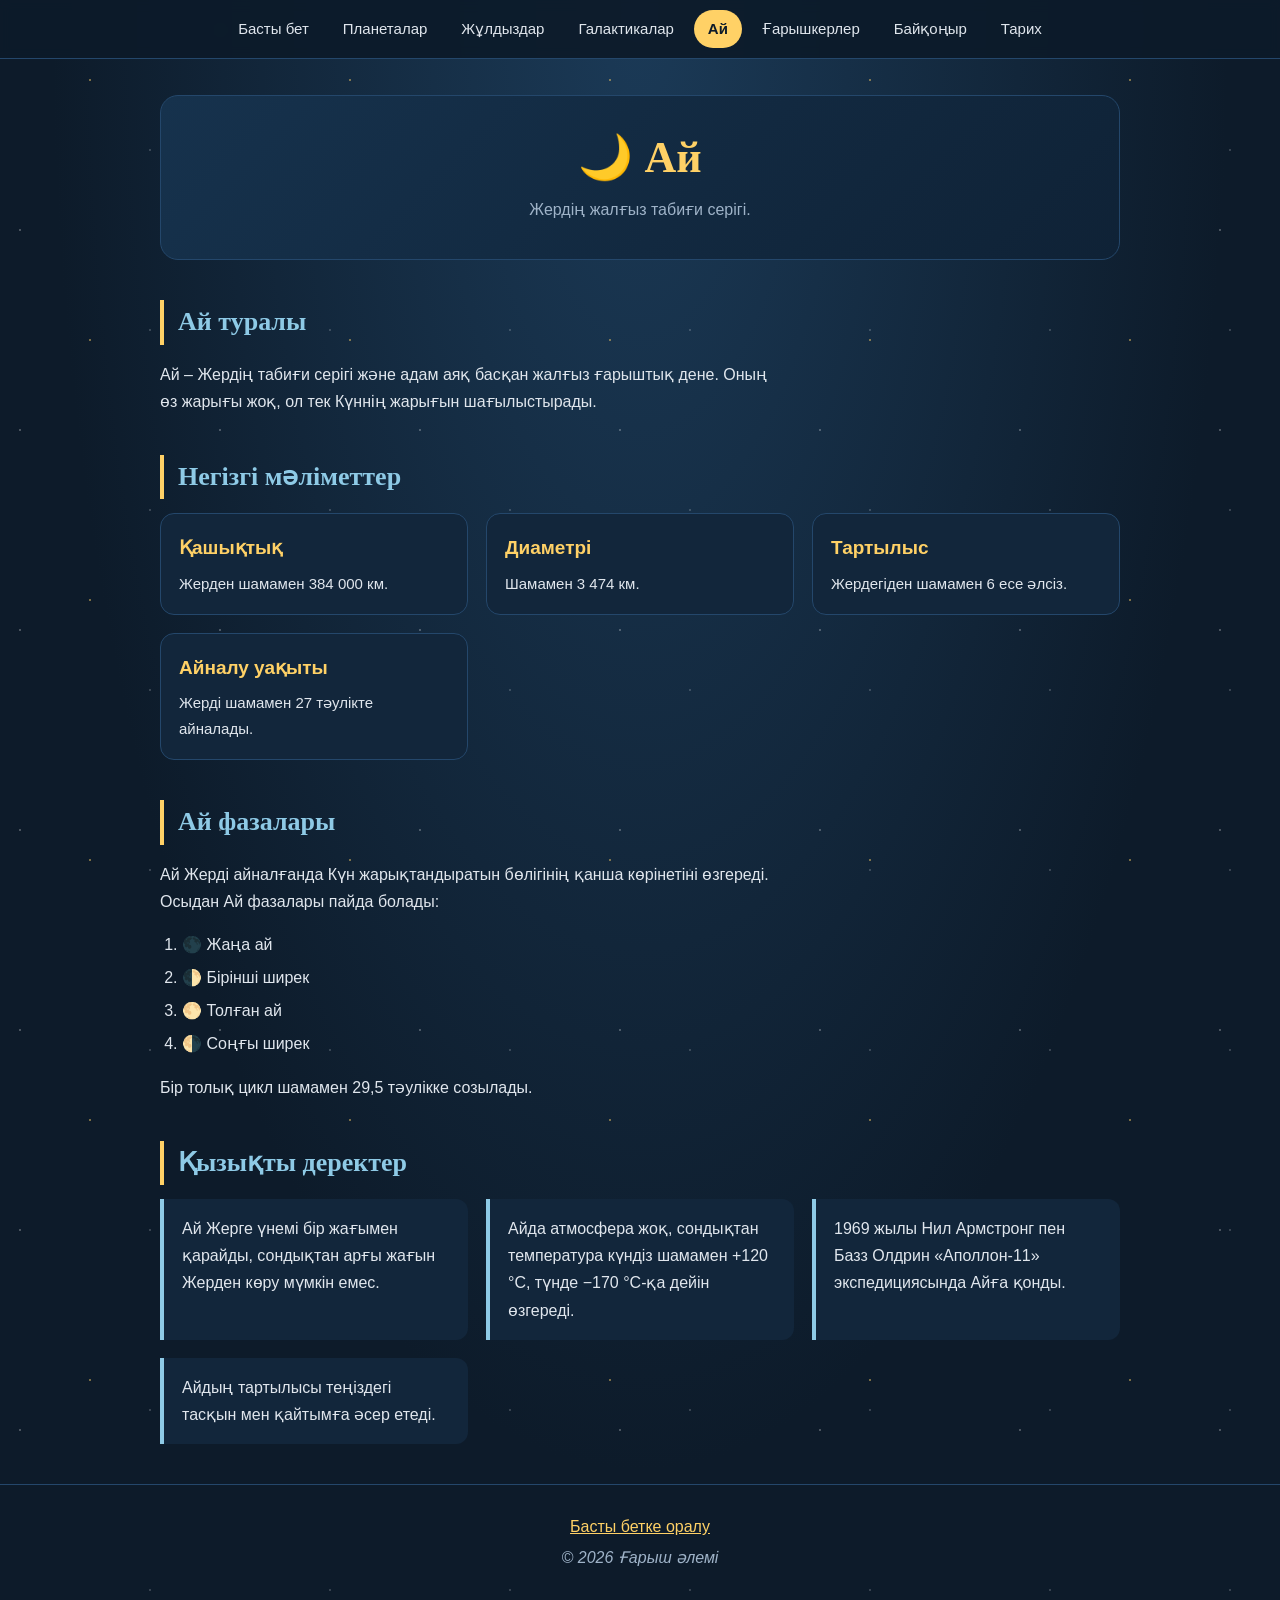
<file: ai.html>
<!DOCTYPE html>
<html lang="kk">
<head>
  <meta charset="UTF-8">
  <meta name="viewport" content="width=device-width, initial-scale=1">
  <title>Ай</title>
  <link rel="stylesheet" href="style.css">
</head>
<body>

  <header class="site-header">
    <nav class="nav wrapper">
      <a href="index.html">Басты бет</a>
      <a href="planetalar.html">Планеталар</a>
      <a href="zhuldyzdar.html">Жұлдыздар</a>
      <a href="galaktikalar.html">Галактикалар</a>
      <a href="ai.html" class="active" aria-current="page">Ай</a>
      <a href="garyshkerler.html">Ғарышкерлер</a>
      <a href="baikonyr.html">Байқоңыр</a>
      <a href="tarih.html">Тарих</a>
    </nav>
  </header>

  <main class="wrapper">
    <div class="title-box">
      <h1>🌙 Ай</h1>
      <p>Жердің жалғыз табиғи серігі.</p>
    </div>

    <h2>Ай туралы</h2>
    <p>Ай – Жердің табиғи серігі және адам аяқ басқан жалғыз ғарыштық дене. Оның өз жарығы жоқ, ол тек Күннің жарығын шағылыстырады.</p>

    <h2>Негізгі мәліметтер</h2>
    <div class="grid">
      <div class="card"><h3>Қашықтық</h3><p>Жерден шамамен 384 000 км.</p></div>
      <div class="card"><h3>Диаметрі</h3><p>Шамамен 3 474 км.</p></div>
      <div class="card"><h3>Тартылыс</h3><p>Жердегіден шамамен 6 есе әлсіз.</p></div>
      <div class="card"><h3>Айналу уақыты</h3><p>Жерді шамамен 27 тәулікте айналады.</p></div>
    </div>

    <h2>Ай фазалары</h2>
    <p>Ай Жерді айналғанда Күн жарықтандыратын бөлігінің қанша көрінетіні өзгереді. Осыдан Ай фазалары пайда болады:</p>
    <ol>
      <li>🌑 Жаңа ай</li>
      <li>🌓 Бірінші ширек</li>
      <li>🌕 Толған ай</li>
      <li>🌗 Соңғы ширек</li>
    </ol>
    <p>Бір толық цикл шамамен 29,5 тәулікке созылады.</p>

    <h2>Қызықты деректер</h2>
    <div class="grid">
      <div class="fact">Ай Жерге үнемі бір жағымен қарайды, сондықтан арғы жағын Жерден көру мүмкін емес.</div>
      <div class="fact">Айда атмосфера жоқ, сондықтан температура күндіз шамамен +120 °C, түнде −170 °C-қа дейін өзгереді.</div>
      <div class="fact">1969 жылы Нил Армстронг пен Базз Олдрин «Аполлон-11» экспедициясында Айға қонды.</div>
      <div class="fact">Айдың тартылысы теңіздегі тасқын мен қайтымға әсер етеді.</div>
    </div>

  </main>

  <footer class="site-footer">
    <p><a href="index.html">Басты бетке оралу</a></p>
    <p><i>© 2026 Ғарыш әлемі</i></p>
  </footer>

</body>
</html>
</file>
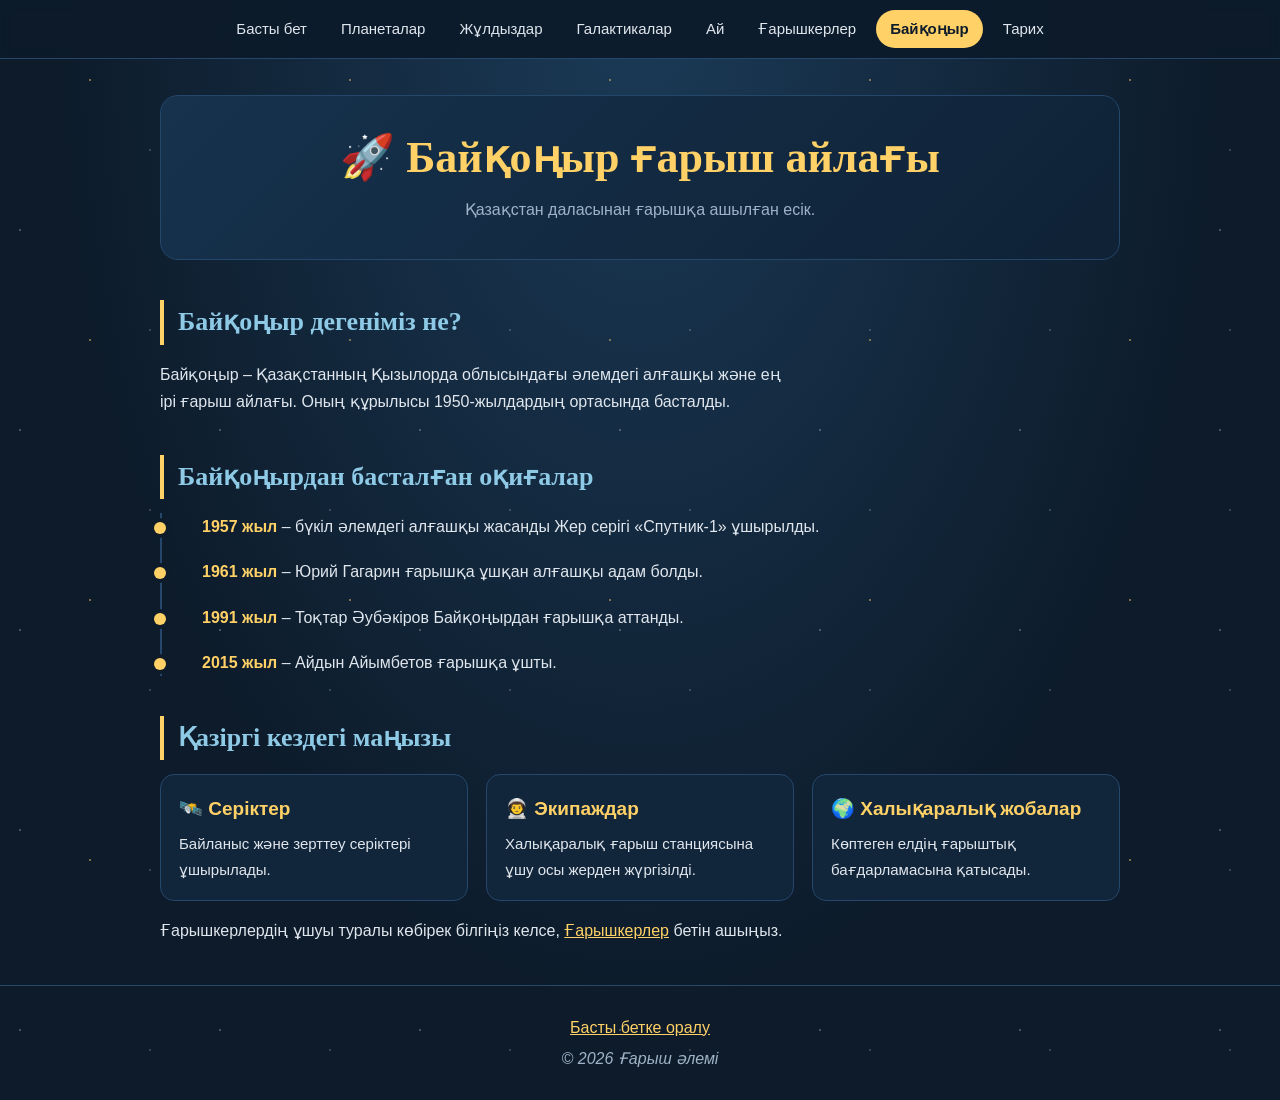
<file: baikonyr.html>
<!DOCTYPE html>
<html lang="kk">
<head>
  <meta charset="UTF-8">
  <meta name="viewport" content="width=device-width, initial-scale=1">
  <title>Байқоңыр</title>
  <link rel="stylesheet" href="style.css">
</head>
<body>

  <header class="site-header">
    <nav class="nav wrapper">
      <a href="index.html">Басты бет</a>
      <a href="planetalar.html">Планеталар</a>
      <a href="zhuldyzdar.html">Жұлдыздар</a>
      <a href="galaktikalar.html">Галактикалар</a>
      <a href="ai.html">Ай</a>
      <a href="garyshkerler.html">Ғарышкерлер</a>
      <a href="baikonyr.html" class="active" aria-current="page">Байқоңыр</a>
      <a href="tarih.html">Тарих</a>
    </nav>
  </header>

  <main class="wrapper">
    <div class="title-box">
      <h1>🚀 Байқоңыр ғарыш айлағы</h1>
      <p>Қазақстан даласынан ғарышқа ашылған есік.</p>
    </div>

    <h2>Байқоңыр дегеніміз не?</h2>
    <p>Байқоңыр – Қазақстанның Қызылорда облысындағы әлемдегі алғашқы және ең ірі ғарыш айлағы. Оның құрылысы 1950-жылдардың ортасында басталды.</p>

    <h2>Байқоңырдан басталған оқиғалар</h2>
    <ul class="timeline">
      <li><b>1957 жыл</b> – бүкіл әлемдегі алғашқы жасанды Жер серігі «Спутник-1» ұшырылды.</li>
      <li><b>1961 жыл</b> – Юрий Гагарин ғарышқа ұшқан алғашқы адам болды.</li>
      <li><b>1991 жыл</b> – Тоқтар Әубәкіров Байқоңырдан ғарышқа аттанды.</li>
      <li><b>2015 жыл</b> – Айдын Айымбетов ғарышқа ұшты.</li>
    </ul>

    <h2>Қазіргі кездегі маңызы</h2>
    <div class="grid">
      <div class="card"><h3>🛰️ Серіктер</h3><p>Байланыс және зерттеу серіктері ұшырылады.</p></div>
      <div class="card"><h3>👨‍🚀 Экипаждар</h3><p>Халықаралық ғарыш станциясына ұшу осы жерден жүргізілді.</p></div>
      <div class="card"><h3>🌍 Халықаралық жобалар</h3><p>Көптеген елдің ғарыштық бағдарламасына қатысады.</p></div>
    </div>

    <p>Ғарышкерлердің ұшуы туралы көбірек білгіңіз келсе, <a href="garyshkerler.html">Ғарышкерлер</a> бетін ашыңыз.</p>

  </main>

  <footer class="site-footer">
    <p><a href="index.html">Басты бетке оралу</a></p>
    <p><i>© 2026 Ғарыш әлемі</i></p>
  </footer>

</body>
</html>
</file>
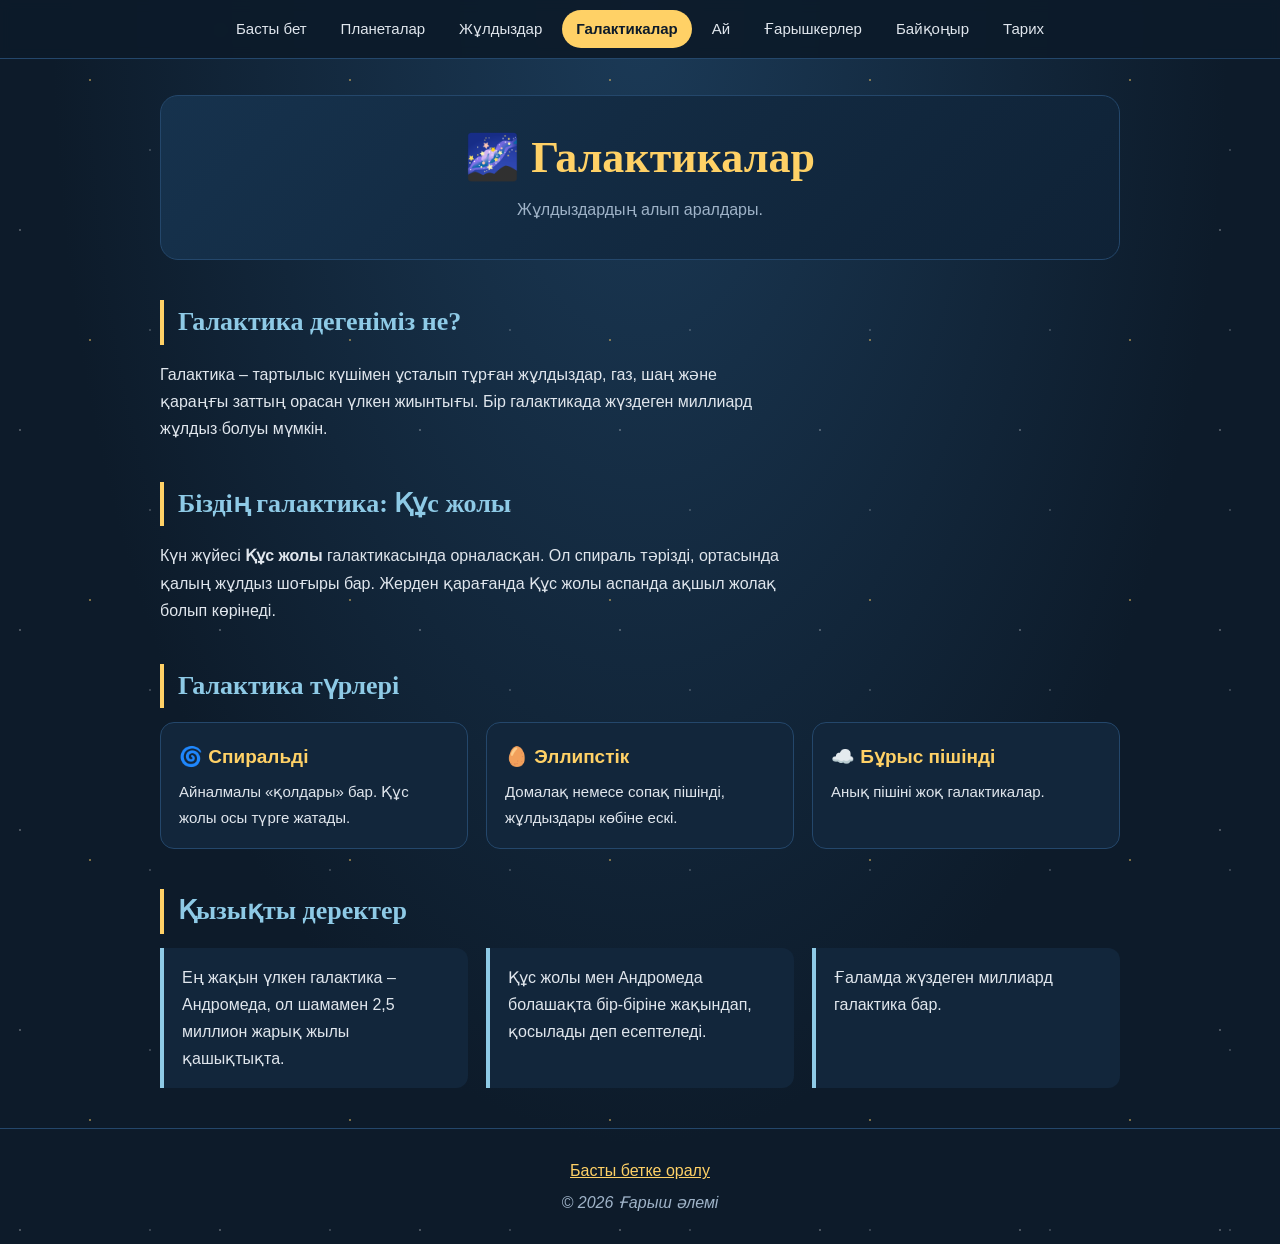
<file: galaktikalar.html>
<!DOCTYPE html>
<html lang="kk">
<head>
  <meta charset="UTF-8">
  <meta name="viewport" content="width=device-width, initial-scale=1">
  <title>Галактикалар</title>
  <link rel="stylesheet" href="style.css">
</head>
<body>

  <header class="site-header">
    <nav class="nav wrapper">
      <a href="index.html">Басты бет</a>
      <a href="planetalar.html">Планеталар</a>
      <a href="zhuldyzdar.html">Жұлдыздар</a>
      <a href="galaktikalar.html" class="active" aria-current="page">Галактикалар</a>
      <a href="ai.html">Ай</a>
      <a href="garyshkerler.html">Ғарышкерлер</a>
      <a href="baikonyr.html">Байқоңыр</a>
      <a href="tarih.html">Тарих</a>
    </nav>
  </header>

  <main class="wrapper">
    <div class="title-box">
      <h1>🌌 Галактикалар</h1>
      <p>Жұлдыздардың алып аралдары.</p>
    </div>

    <h2>Галактика дегеніміз не?</h2>
    <p>Галактика – тартылыс күшімен ұсталып тұрған жұлдыздар, газ, шаң және қараңғы заттың орасан үлкен жиынтығы. Бір галактикада жүздеген миллиард жұлдыз болуы мүмкін.</p>

    <h2>Біздің галактика: Құс жолы</h2>
    <p>Күн жүйесі <b>Құс жолы</b> галактикасында орналасқан. Ол спираль тәрізді, ортасында қалың жұлдыз шоғыры бар. Жерден қарағанда Құс жолы аспанда ақшыл жолақ болып көрінеді.</p>

    <h2>Галактика түрлері</h2>
    <div class="grid">
      <div class="card"><h3>🌀 Спиральді</h3><p>Айналмалы «қолдары» бар. Құс жолы осы түрге жатады.</p></div>
      <div class="card"><h3>🥚 Эллипстік</h3><p>Домалақ немесе сопақ пішінді, жұлдыздары көбіне ескі.</p></div>
      <div class="card"><h3>☁️ Бұрыс пішінді</h3><p>Анық пішіні жоқ галактикалар.</p></div>
    </div>

    <h2>Қызықты деректер</h2>
    <div class="grid">
      <div class="fact">Ең жақын үлкен галактика – Андромеда, ол шамамен 2,5 миллион жарық жылы қашықтықта.</div>
      <div class="fact">Құс жолы мен Андромеда болашақта бір-біріне жақындап, қосылады деп есептеледі.</div>
      <div class="fact">Ғаламда жүздеген миллиард галактика бар.</div>
    </div>

  </main>

  <footer class="site-footer">
    <p><a href="index.html">Басты бетке оралу</a></p>
    <p><i>© 2026 Ғарыш әлемі</i></p>
  </footer>

</body>
</html>
</file>
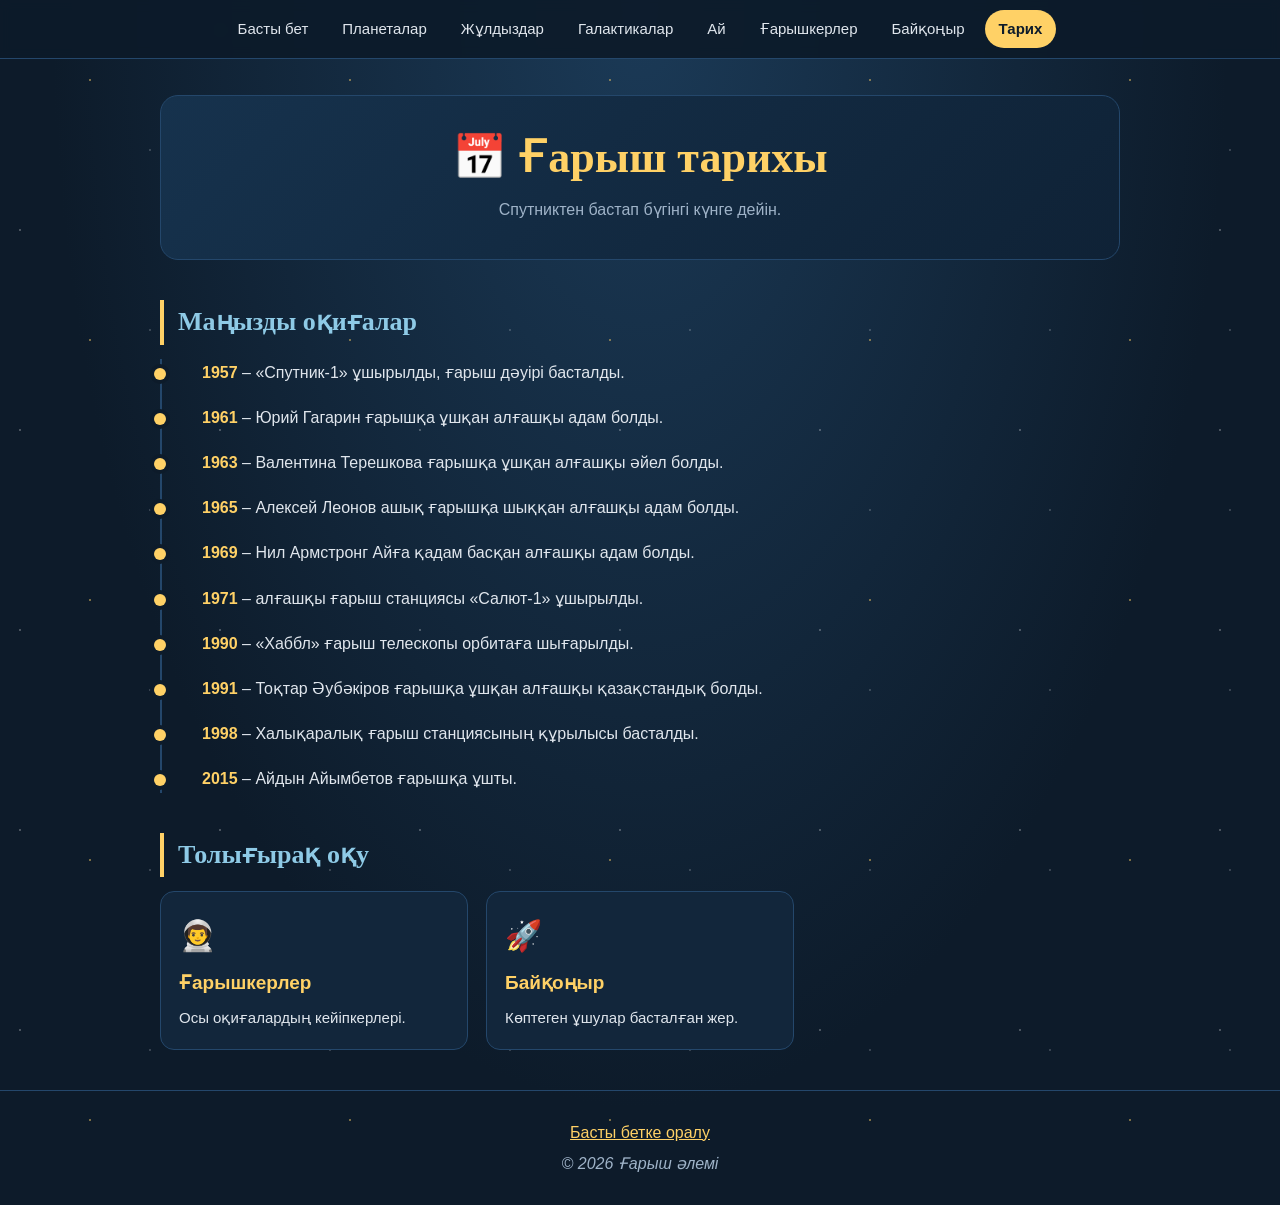
<file: tarih.html>
<!DOCTYPE html>
<html lang="kk">
<head>
  <meta charset="UTF-8">
  <meta name="viewport" content="width=device-width, initial-scale=1">
  <title>Ғарыш тарихы</title>
  <link rel="stylesheet" href="style.css">
</head>
<body>

  <header class="site-header">
    <nav class="nav wrapper">
      <a href="index.html">Басты бет</a>
      <a href="planetalar.html">Планеталар</a>
      <a href="zhuldyzdar.html">Жұлдыздар</a>
      <a href="galaktikalar.html">Галактикалар</a>
      <a href="ai.html">Ай</a>
      <a href="garyshkerler.html">Ғарышкерлер</a>
      <a href="baikonyr.html">Байқоңыр</a>
      <a href="tarih.html" class="active" aria-current="page">Тарих</a>
    </nav>
  </header>

  <main class="wrapper">
    <div class="title-box">
      <h1>📅 Ғарыш тарихы</h1>
      <p>Спутниктен бастап бүгінгі күнге дейін.</p>
    </div>

    <h2>Маңызды оқиғалар</h2>
    <ul class="timeline">
      <li><b>1957</b> – «Спутник-1» ұшырылды, ғарыш дәуірі басталды.</li>
      <li><b>1961</b> – Юрий Гагарин ғарышқа ұшқан алғашқы адам болды.</li>
      <li><b>1963</b> – Валентина Терешкова ғарышқа ұшқан алғашқы әйел болды.</li>
      <li><b>1965</b> – Алексей Леонов ашық ғарышқа шыққан алғашқы адам болды.</li>
      <li><b>1969</b> – Нил Армстронг Айға қадам басқан алғашқы адам болды.</li>
      <li><b>1971</b> – алғашқы ғарыш станциясы «Салют-1» ұшырылды.</li>
      <li><b>1990</b> – «Хаббл» ғарыш телескопы орбитаға шығарылды.</li>
      <li><b>1991</b> – Тоқтар Әубәкіров ғарышқа ұшқан алғашқы қазақстандық болды.</li>
      <li><b>1998</b> – Халықаралық ғарыш станциясының құрылысы басталды.</li>
      <li><b>2015</b> – Айдын Айымбетов ғарышқа ұшты.</li>
    </ul>

    <h2>Толығырақ оқу</h2>
    <div class="grid">
      <a class="card" href="garyshkerler.html"><span class="icon">👨‍🚀</span><h3>Ғарышкерлер</h3><p>Осы оқиғалардың кейіпкерлері.</p></a>
      <a class="card" href="baikonyr.html"><span class="icon">🚀</span><h3>Байқоңыр</h3><p>Көптеген ұшулар басталған жер.</p></a>
    </div>

  </main>

  <footer class="site-footer">
    <p><a href="index.html">Басты бетке оралу</a></p>
    <p><i>© 2026 Ғарыш әлемі</i></p>
  </footer>

</body>
</html>
</file>
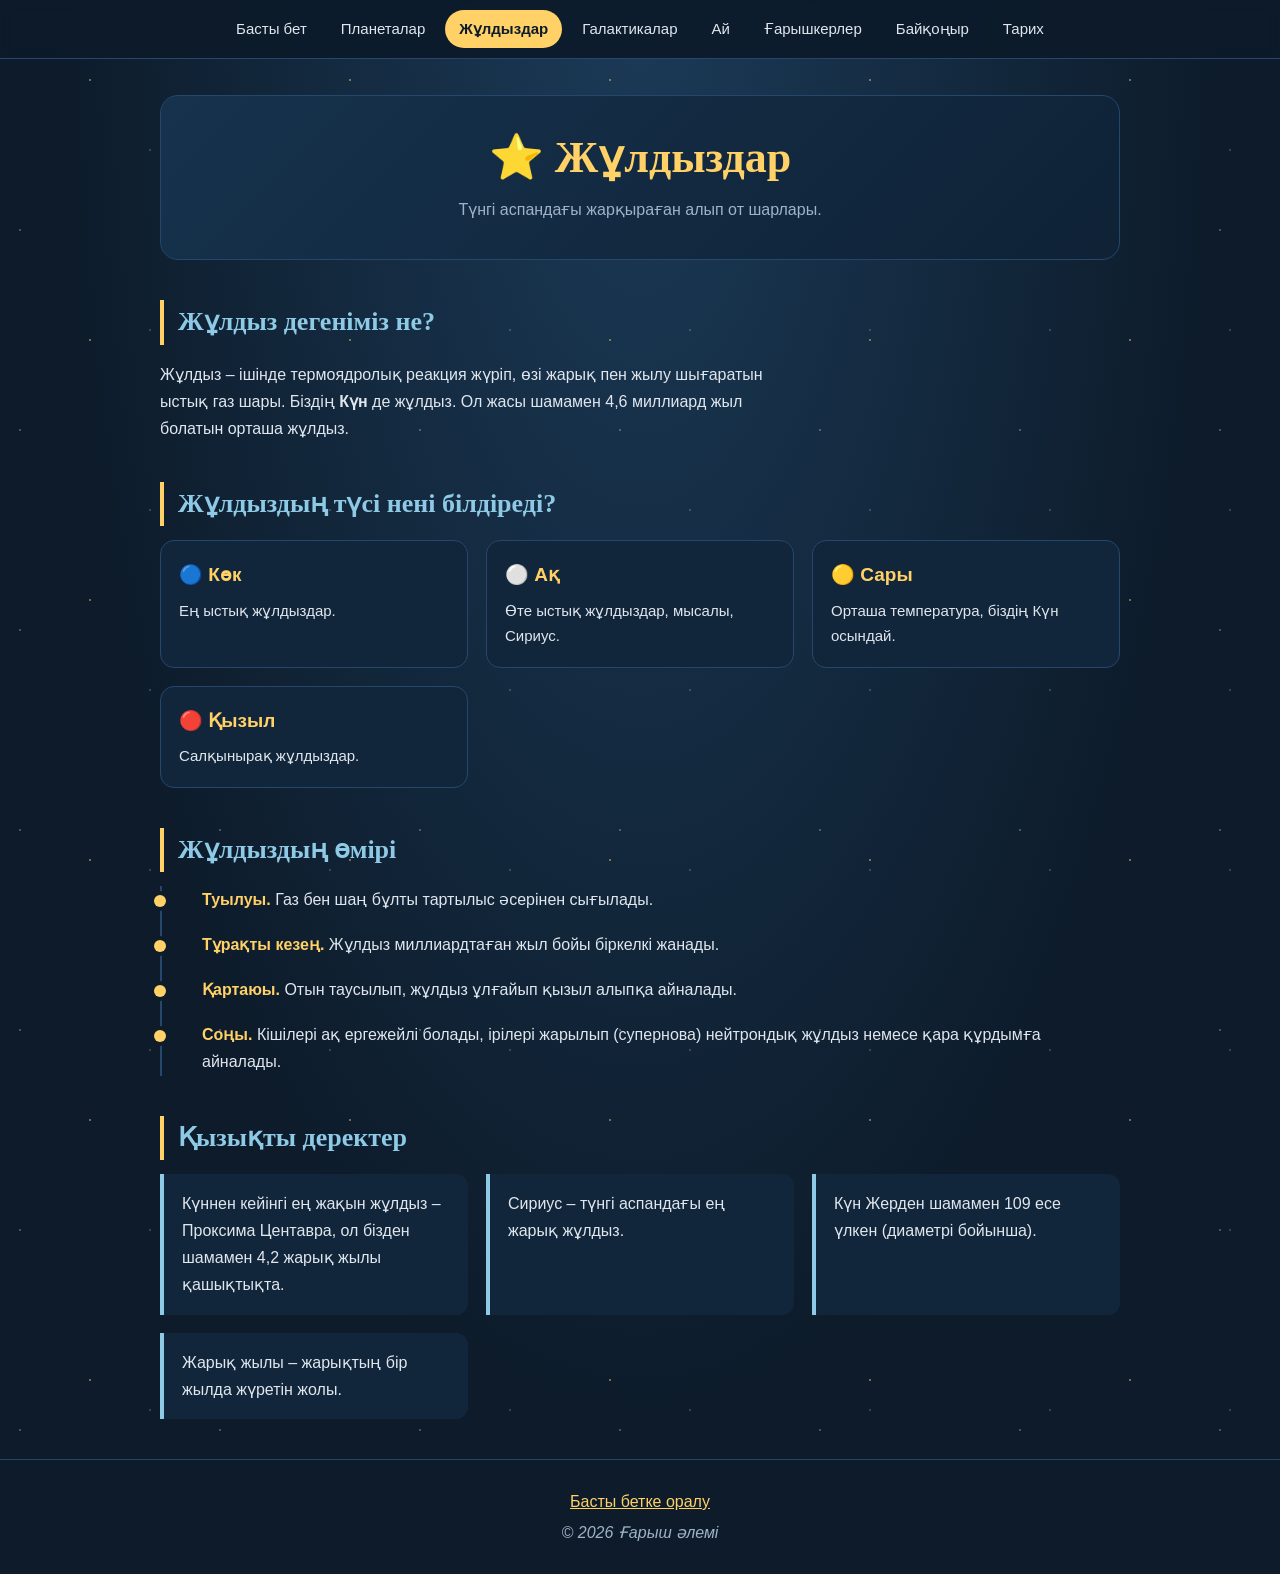
<file: zhuldyzdar.html>
<!DOCTYPE html>
<html lang="kk">
<head>
  <meta charset="UTF-8">
  <meta name="viewport" content="width=device-width, initial-scale=1">
  <title>Жұлдыздар</title>
  <link rel="stylesheet" href="style.css">
</head>
<body>

  <header class="site-header">
    <nav class="nav wrapper">
      <a href="index.html">Басты бет</a>
      <a href="planetalar.html">Планеталар</a>
      <a href="zhuldyzdar.html" class="active" aria-current="page">Жұлдыздар</a>
      <a href="galaktikalar.html">Галактикалар</a>
      <a href="ai.html">Ай</a>
      <a href="garyshkerler.html">Ғарышкерлер</a>
      <a href="baikonyr.html">Байқоңыр</a>
      <a href="tarih.html">Тарих</a>
    </nav>
  </header>

  <main class="wrapper">
    <div class="title-box">
      <h1>⭐ Жұлдыздар</h1>
      <p>Түнгі аспандағы жарқыраған алып от шарлары.</p>
    </div>

    <h2>Жұлдыз дегеніміз не?</h2>
    <p>Жұлдыз – ішінде термоядролық реакция жүріп, өзі жарық пен жылу шығаратын ыстық газ шары. Біздің <b>Күн</b> де жұлдыз. Ол жасы шамамен 4,6 миллиард жыл болатын орташа жұлдыз.</p>

    <h2>Жұлдыздың түсі нені білдіреді?</h2>
    <div class="grid">
      <div class="card"><h3>🔵 Көк</h3><p>Ең ыстық жұлдыздар.</p></div>
      <div class="card"><h3>⚪ Ақ</h3><p>Өте ыстық жұлдыздар, мысалы, Сириус.</p></div>
      <div class="card"><h3>🟡 Сары</h3><p>Орташа температура, біздің Күн осындай.</p></div>
      <div class="card"><h3>🔴 Қызыл</h3><p>Салқынырақ жұлдыздар.</p></div>
    </div>

    <h2>Жұлдыздың өмірі</h2>
    <ol class="timeline">
      <li><b>Туылуы.</b> Газ бен шаң бұлты тартылыс әсерінен сығылады.</li>
      <li><b>Тұрақты кезең.</b> Жұлдыз миллиардтаған жыл бойы біркелкі жанады.</li>
      <li><b>Қартаюы.</b> Отын таусылып, жұлдыз ұлғайып қызыл алыпқа айналады.</li>
      <li><b>Соңы.</b> Кішілері ақ ергежейлі болады, ірілері жарылып (супернова) нейтрондық жұлдыз немесе қара құрдымға айналады.</li>
    </ol>

    <h2>Қызықты деректер</h2>
    <div class="grid">
      <div class="fact">Күннен кейінгі ең жақын жұлдыз – Проксима Центавра, ол бізден шамамен 4,2 жарық жылы қашықтықта.</div>
      <div class="fact">Сириус – түнгі аспандағы ең жарық жұлдыз.</div>
      <div class="fact">Күн Жерден шамамен 109 есе үлкен (диаметрі бойынша).</div>
      <div class="fact">Жарық жылы – жарықтың бір жылда жүретін жолы.</div>
    </div>

  </main>

  <footer class="site-footer">
    <p><a href="index.html">Басты бетке оралу</a></p>
    <p><i>© 2026 Ғарыш әлемі</i></p>
  </footer>

</body>
</html>
</file>
<file: style.css>
/* ===== Ғарыш әлемі: ортақ стиль (барлық беттерге) ===== */

:root {
  --bg: #0d1b2a;        /* негізгі фон */
  --panel: #12263b;     /* блок фоны */
  --line: #24476b;      /* жиек */
  --text: #e0e6ed;      /* мәтін */
  --muted: #9fb3c8;     /* қосымша мәтін */
  --gold: #ffd166;      /* басты акцент */
  --blue: #8ecae6;      /* тақырыптар */
}

* { box-sizing: border-box; }

html { scroll-behavior: smooth; }

body {
  margin: 0;
  font-family: "Segoe UI", Arial, sans-serif;
  line-height: 1.7;
  color: var(--text);
  background-color: var(--bg);
  /* жұлдызды аспан */
  background-image:
    radial-gradient(1px 1px at 20px 30px, rgba(255,255,255,.85), transparent),
    radial-gradient(1.5px 1.5px at 90px 80px, rgba(255,209,102,.85), transparent),
    radial-gradient(1px 1px at 150px 150px, rgba(255,255,255,.6), transparent),
    radial-gradient(ellipse at top, #1b3a57 0%, var(--bg) 65%);
  background-size: 200px 200px, 260px 260px, 180px 180px, 100% 100%;
  background-repeat: repeat, repeat, repeat, no-repeat;
}

.wrapper {
  max-width: 1000px;
  margin: 0 auto;
  padding: 0 20px;
}

a { color: var(--gold); }
a:hover { color: #fff; }
a:focus-visible, .nav a:focus-visible { outline: 2px solid var(--gold); outline-offset: 3px; }

/* ===== Навигация ===== */
.site-header {
  position: sticky;
  top: 0;
  z-index: 10;
  background: rgba(13, 27, 42, .92);
  backdrop-filter: blur(6px);
  border-bottom: 1px solid var(--line);
}

.nav {
  display: flex;
  flex-wrap: wrap;
  justify-content: center;
  gap: 6px;
  padding-top: 10px;
  padding-bottom: 10px;
}

.nav a {
  text-decoration: none;
  color: var(--text);
  padding: 6px 14px;
  border-radius: 999px;
  font-size: 15px;
  transition: background .2s, color .2s;
}

.nav a:hover { background: var(--line); }

.nav a.active {
  background: var(--gold);
  color: var(--bg);
  font-weight: 600;
}

/* ===== Беттің басты тақырыбы ===== */
.title-box {
  margin: 36px 0 28px;
  padding: 36px 24px;
  text-align: center;
  border: 1px solid var(--line);
  border-radius: 18px;
  background: linear-gradient(135deg, #16324d 0%, #0f2236 100%);
}

.title-box h1 {
  margin: 0;
  font-family: Georgia, "Times New Roman", serif;
  font-size: clamp(28px, 5vw, 44px);
  color: var(--gold);
  line-height: 1.2;
}

.title-box p {
  margin: 12px auto 0;
  max-width: 560px;
  color: var(--muted);
}

/* ===== Мәтін ===== */
main { padding-bottom: 20px; }

h2 {
  margin: 40px 0 14px;
  padding-left: 14px;
  border-left: 4px solid var(--gold);
  font-family: Georgia, "Times New Roman", serif;
  font-size: 26px;
  color: var(--blue);
}

p { max-width: 70ch; }

ul, ol { padding-left: 22px; }
li { margin-bottom: 6px; }

hr { border: 0; border-top: 1px solid var(--line); margin: 36px 0; }

img { max-width: 100%; }

/* ===== Блоктар (карточкалар) ===== */
.grid {
  display: grid;
  grid-template-columns: repeat(auto-fill, minmax(230px, 1fr));
  gap: 18px;
}

.card {
  padding: 18px;
  background: var(--panel);
  border: 1px solid var(--line);
  border-radius: 14px;
}

.card h3 { margin: 0 0 6px; color: var(--gold); font-size: 19px; }
.card p { margin: 0; color: var(--text); font-size: 15px; }

a.card {
  display: block;
  text-decoration: none;
  color: var(--text);
  transition: transform .2s, border-color .2s;
}
a.card:hover { transform: translateY(-3px); border-color: var(--gold); }
a.card .icon { font-size: 30px; display: block; margin-bottom: 6px; }

.card img {
  display: block;
  width: 100%;
  height: 210px;
  object-fit: cover;
  object-position: top;
  border-radius: 12px;
  margin-bottom: 12px;
}

.card.planet { display: flex; gap: 16px; align-items: center; }
.card.planet img { width: 90px; height: 90px; margin: 0; object-fit: contain; flex-shrink: 0; }

/* сурет + мәтін қатар */
.split {
  display: flex;
  gap: 24px;
  align-items: center;
  padding: 18px;
  background: var(--panel);
  border: 1px solid var(--line);
  border-radius: 14px;
}
.split img { width: 280px; border-radius: 12px; flex-shrink: 0; }
.split p { margin: 0; }
.split.reverse { flex-direction: row-reverse; }

.big-image { display: block; margin: 0 auto; max-width: 420px; width: 100%; border-radius: 15px; }

/* қызықты дерек */
.fact {
  padding: 16px 18px;
  background: var(--panel);
  border-left: 4px solid var(--blue);
  border-radius: 0 12px 12px 0;
}

/* ===== Хронология ===== */
.timeline {
  list-style: none;
  margin: 0;
  padding: 0 0 0 22px;
  border-left: 2px solid var(--line);
}
.timeline li {
  position: relative;
  margin-bottom: 18px;
  padding-left: 18px;
}
.timeline li::before {
  content: "";
  position: absolute;
  left: -30px;
  top: 9px;
  width: 12px;
  height: 12px;
  background: var(--gold);
  border-radius: 50%;
  box-shadow: 0 0 0 4px var(--bg);
}
.timeline b { color: var(--gold); }

/* ===== Төменгі бөлік ===== */
.site-footer {
  margin-top: 40px;
  padding: 24px 20px;
  text-align: center;
  color: var(--muted);
  border-top: 1px solid var(--line);
}
.site-footer p { margin: 4px auto; }

/* ===== Телефон үшін ===== */
@media (max-width: 700px) {
  .split, .split.reverse { flex-direction: column; }
  .split img { width: 100%; }
  .title-box { padding: 26px 16px; }
}
</file>
